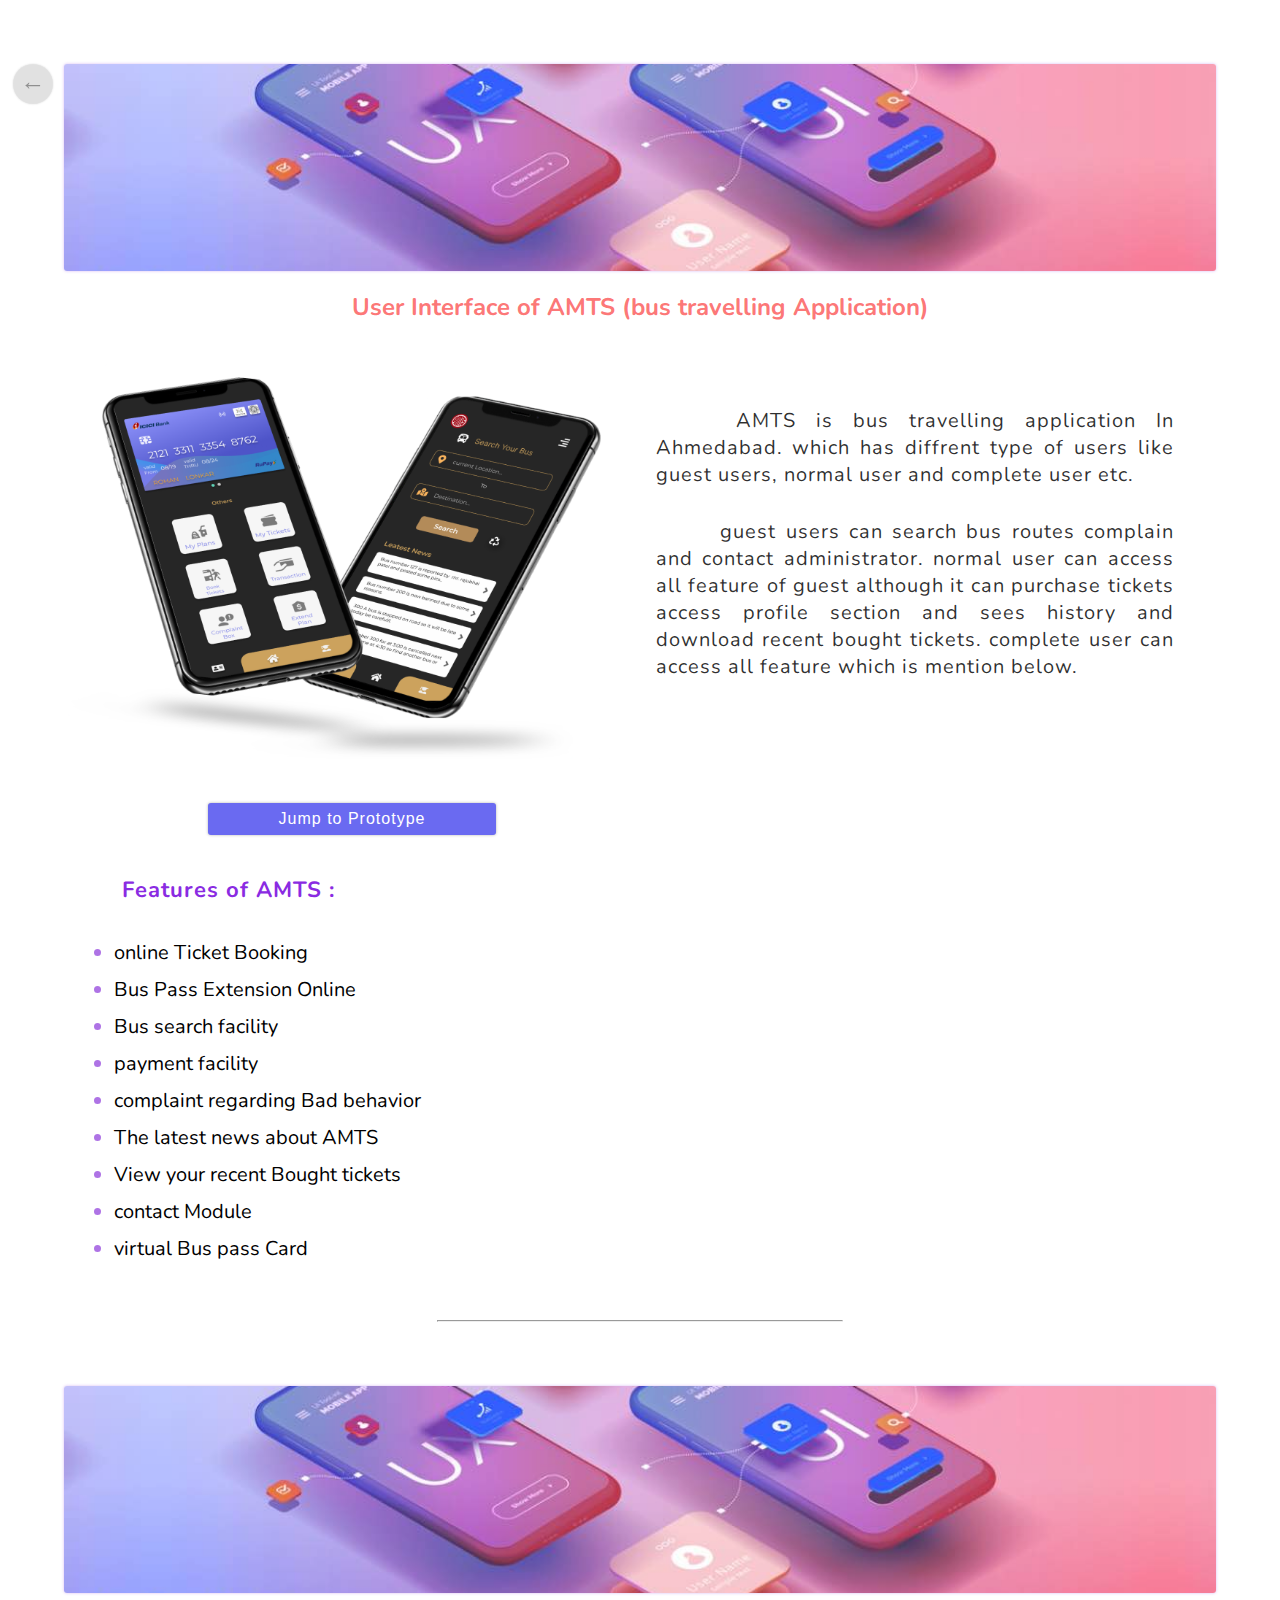
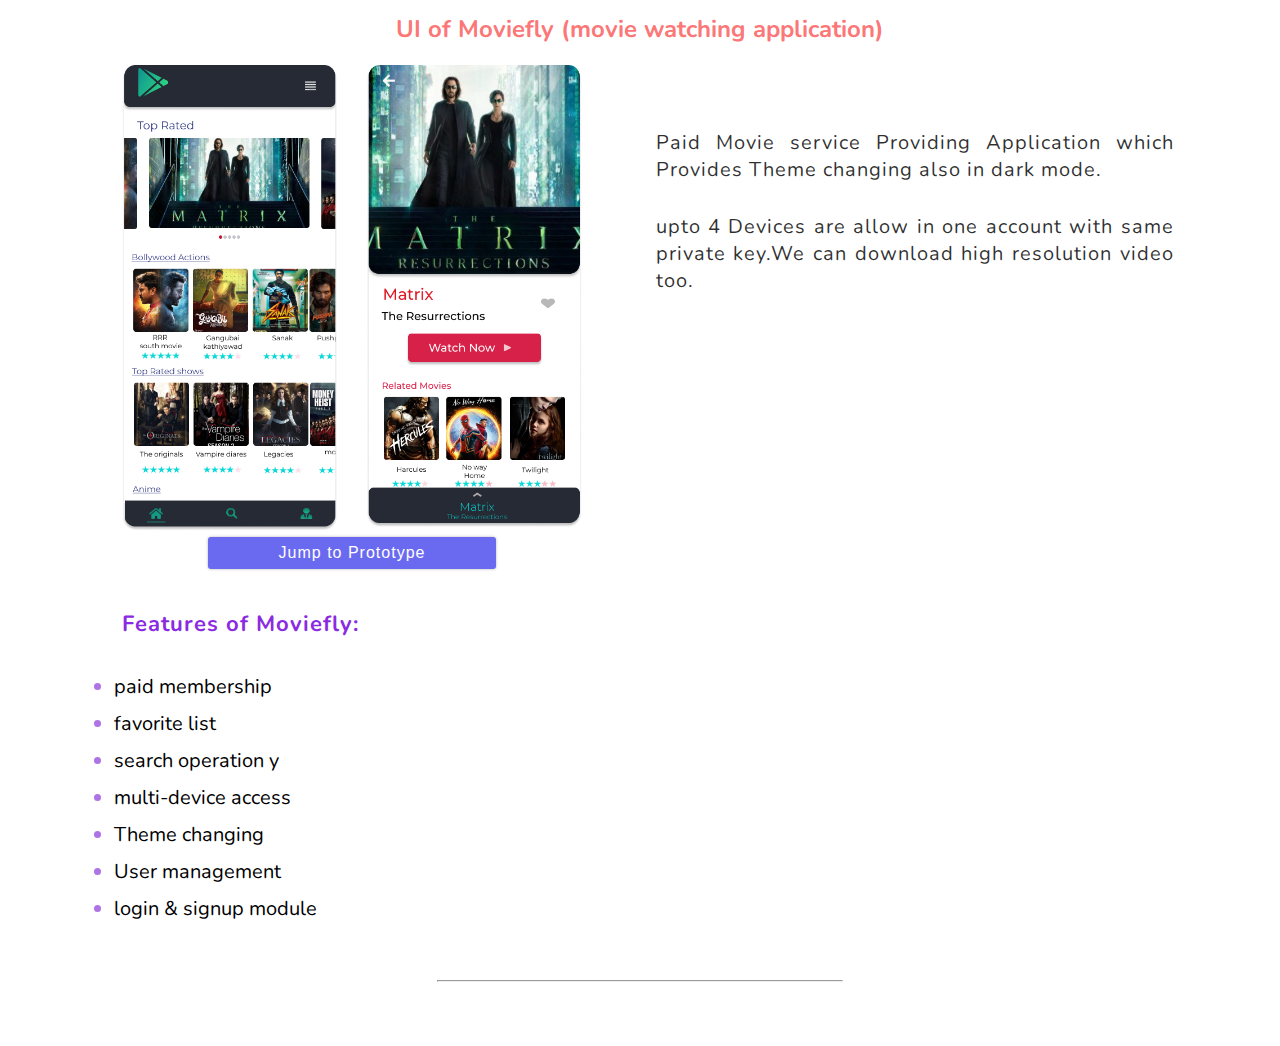
<file: MayurPortfolio/public/html/md.html>
<html lang="en">
<head>
    <meta charset="UTF-8">
    <meta http-equiv="X-UA-Compatible" content="IE=edge">
    <meta name="viewport" content="width=device-width, initial-scale=1.0">
    <link rel="stylesheet" href="../css/md.css">
    <!-- fonts -->
    <link href="https://fonts.googleapis.com/css2?family=Nunito:wght@300;500&display=swap" rel="stylesheet"> 
    <title>Mobile design</title>
</head>
<body>
    <div class="back">
       <a href="../index.html">&#8592;</a> 
    </div>
    <section class="blog" id="amts">
        <div class="banner">

        </div>
        <h2>User Interface of AMTS (bus travelling Application)</h2>
        <div class="file">
            <img src="../images/amtsmockup.png">
            <button name="jump" onclick="jump()">Jump to Prototype</button>           
        </div>
        <div class="paragraph">
           <p> &nbsp;&nbsp;&nbsp; AMTS is bus travelling application
            In Ahmedabad. which has diffrent
             type of users like guest users,
             normal user and complete user etc.  </p>
            
              <p> &nbsp;&nbsp;&nbsp; &nbsp;&nbsp;&nbsp;guest users can search bus routes complain and contact administrator. normal user can access all feature of guest although it can purchase tickets access profile section and sees history and download recent bought tickets. complete user can access all feature which is mention below.</p>
        </div>
        <div class="features">
            <h5>Features of AMTS : </h5>
            <ul>
                <li><a href=""> online Ticket Booking</a></li>
                <li><a href=""> Bus Pass Extension Online</a></li>
                <li><a href=""> Bus search facility</a></li>
                <li><a href=""> payment facility</a></li>
                <li><a href=""> complaint regarding Bad behavior</a></li>
                <li><a href=""> The latest news about AMTS</a></li>
                <li><a href=""> View your recent Bought tickets</a></li>
                <li><a href=""> contact Module</a></li>
                <li><a href="#"> virtual Bus pass Card</a></li>
            </ul>
        </div>
            <hr>
    </section>
    <section class="blog" id="moviefly">
        <div class="banner">

        </div>
        <h2>UI of Moviefly (movie watching application)</h2>
        <div class="file">
            <img src="../images/SSA.png" style="width: 80%;"> 
            <button name="jump" onclick="jump1()">Jump to Prototype</button>           
        </div>
        <div class="paragraph">
         <p>Paid Movie service Providing Application which Provides Theme changing also in dark mode.</p>
         <p>upto 4 Devices are allow in one account with same private key.We can download high resolution video too.</p>
        </div>
        <div class="features">
            <h5>Features of Moviefly: </h5>
            <ul>
                <li><a href="">paid membership</a></li>
                <li><a href="">favorite list</a></li>
                <li><a href="">search operation y</a></li>
                <li><a href="">multi-device access</a></li>
                <li><a href="">Theme changing   </a></li>
                <li><a href="">User management</a></li>
                <li><a href="">login & signup module</a></li>
            </ul>
        </div>
            <hr>
    </section>
</body>
</html>
<script>
     function jump()
    {
        window.location.href = "https://www.figma.com/file/mBlwWoWLDRfiSlzcZcfiy1/Amts?node-id=0%3A1";
    }
    function jump1()
    {
        window.location.href = "https://www.figma.com/file/oo0rODxXYXS6IMfUXZkEW8/moviefly?node-id=0%3A1";
    }
    function getparameter(parametername)
    {
        let parameter = new URLSearchParams(window.location.search);
        return parameter.get('p');
    }
    var project = getparameter('p');
    if(project == 1)
    {
        document.getElementById("amts").style.display = "block";  
        document.getElementById("moviefly").style.display = "none";  
    }
    else if(project == 2)
    {
        document.getElementById("amts").style.display = "none";  
        document.getElementById("moviefly").style.display = "block";    
    }
</script>
</file>
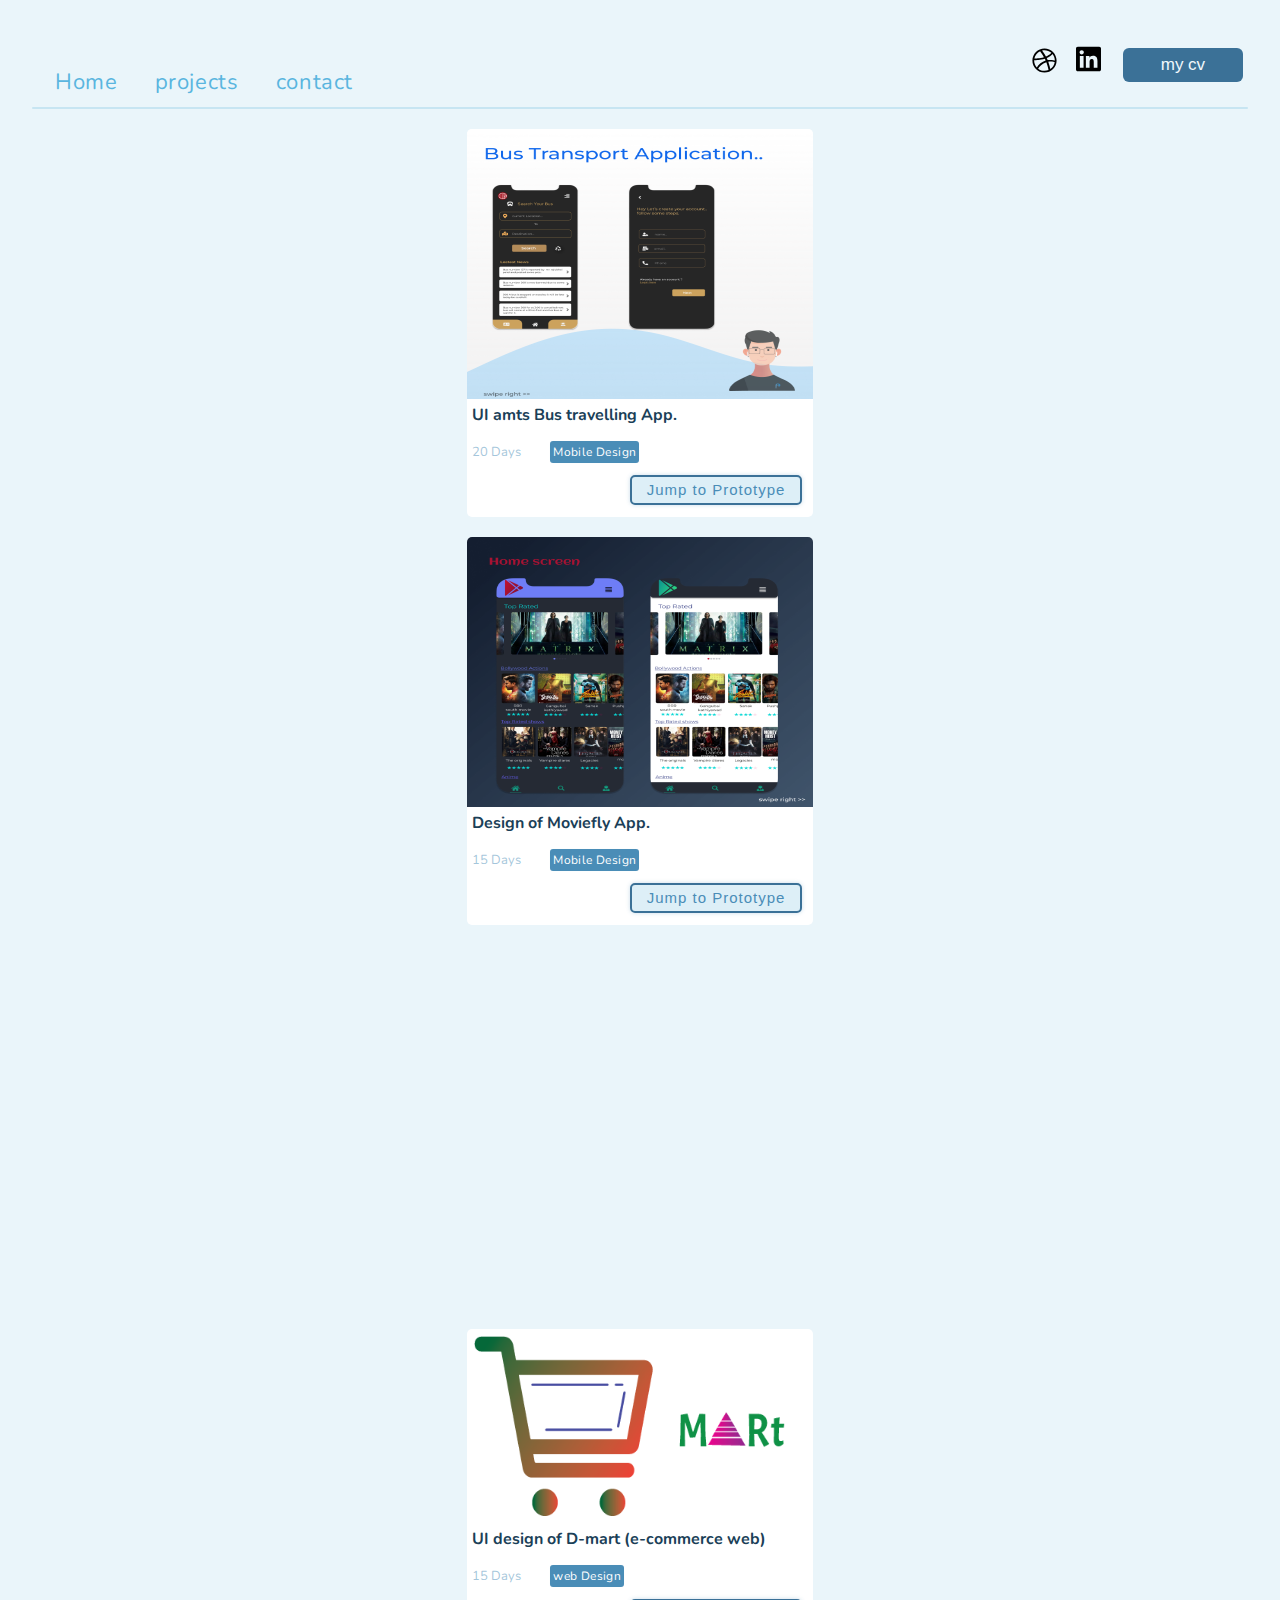
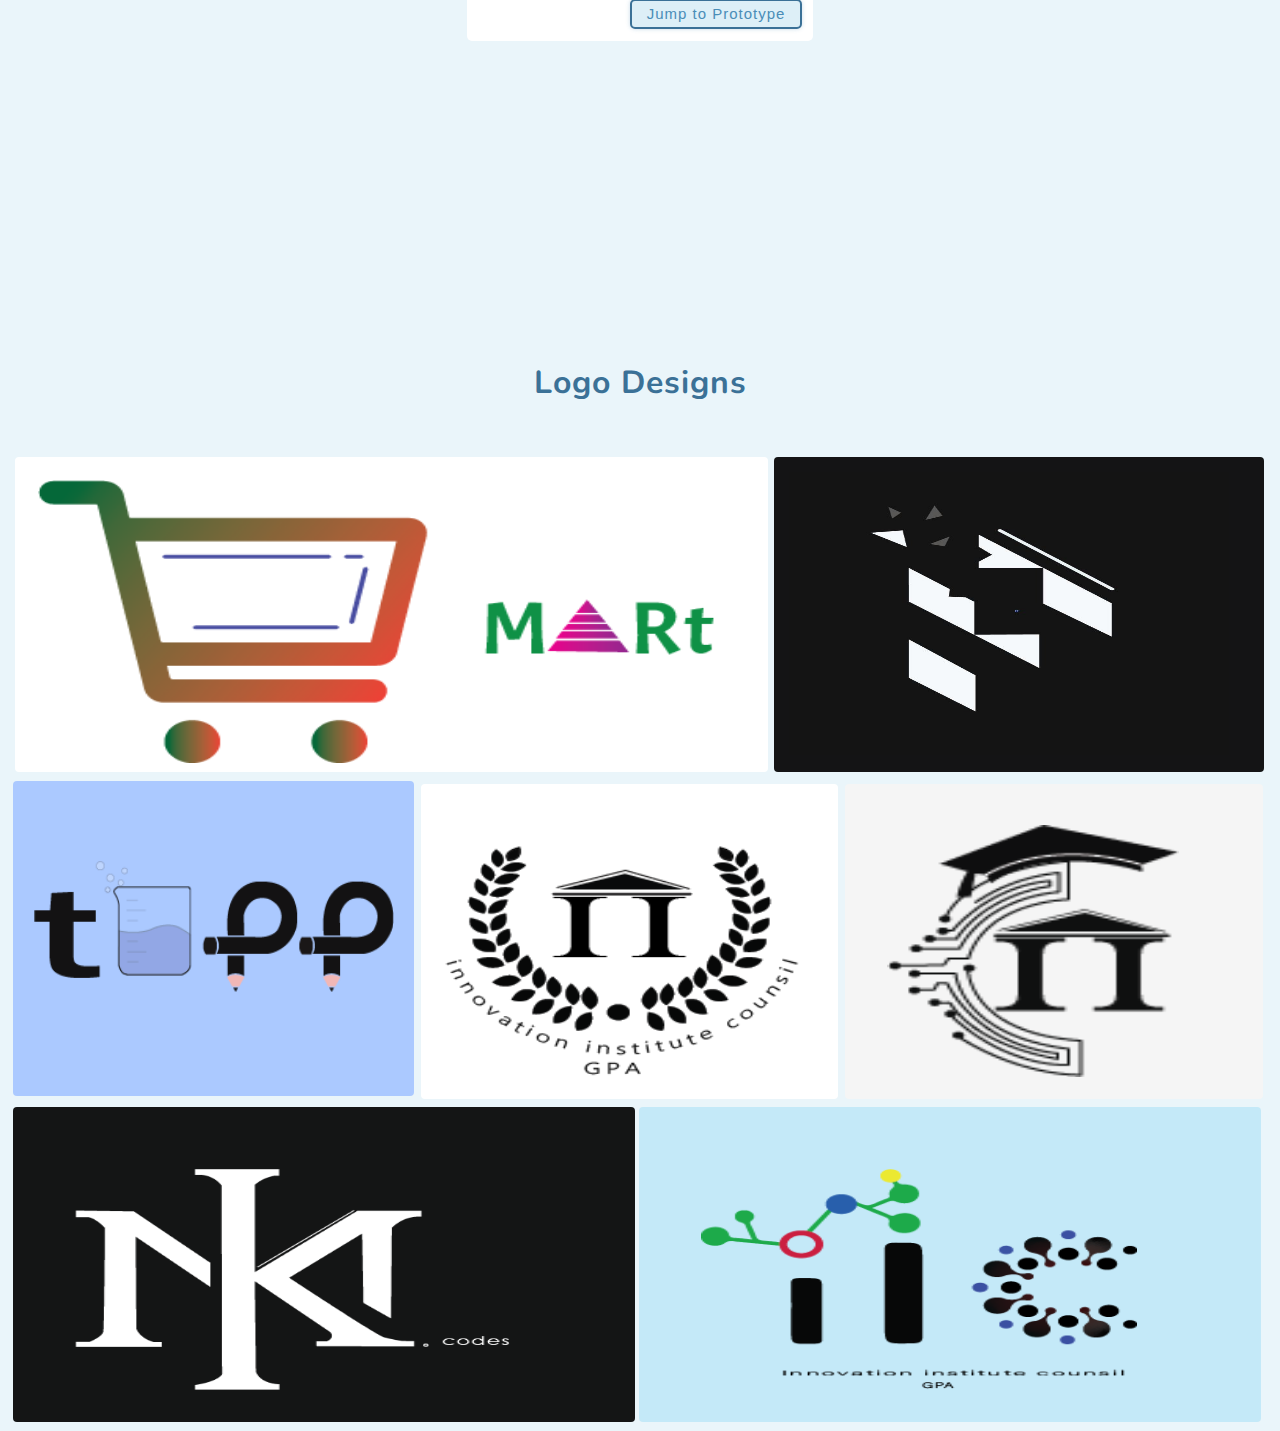
<file: MayurPortfolio/public/html/skils.html>
<html lang="en">
<head>
    <meta charset="UTF-8">
    <meta http-equiv="X-UA-Compatible" content="IE=edge">
    <meta name="viewport" content="width=device-width, initial-scale=1.0">
    <link rel="stylesheet" href="../css/skill.css">
    <!-- fonts -->
    <link rel="preconnect" href="https://fonts.gstatic.com" crossorigin>
<link href="https://fonts.googleapis.com/css2?family=Lobster&family=Montserrat:wght@300;400&family=Source+Sans+Pro&display=swap" rel="stylesheet">
<link rel="preconnect" href="https://fonts.googleapis.com">
<link rel="preconnect" href="https://fonts.gstatic.com" crossorigin>
<link href="https://fonts.googleapis.com/css2?family=Nunito:wght@300;500&display=swap" rel="stylesheet">   

    <title>mayur | skills</title>
</head>
<body>
    <a href="#" onclick="opennav()" class="hamburger" id="hm">&#9776;</a>
    <A href="../index.html">
    <div class="backd" id="back">
        <img src="../images/arrow-left.svg">
    </div></A>
    <header id="sheader">
        <div class="left"> 
            <a href="#" class="close" onclick="closenav()">&times;</a><br> 
            <a href="../index.html">Home</a>
            <a href="../html/skils.html">projects</a>
            <a href="../html/contact.html">contact</a>
        </div>
        <div class="right">

            <a href="https://dribbble.com/mayurgohil"><img src="../images/dribbble.svg"></a>
            <a href="https://www.linkedin.com/in/mayur-gohil-67a98b234"><img src="../images/linkedin.svg"></a>
            <button name="cv" onclick="download()">my cv</button>
        </div>  
    </header><div class="hr"></div>
    <section class="mobile_Design" id="md">
        <div class="projects">
            <img src="../images/amts.png">
            <h4>UI amts Bus travelling App.</h4>
            <label>20 Days</label>
            <p>Mobile Design</p>
            <button name="pt" onclick="amts()">Jump to Prototype</button>
        </div>
        <div class="projects">
            <img src="../images/moviefly.png">
            <h4>Design of Moviefly App.</h4>
            <label>15 Days</label>
            <p>Mobile Design</p>
            <button name="pt" onclick="mf()">Jump to Prototype</button>
        </div>
    </section>
    <section class="web_design" id="wd">
        <div class="projects">
            <img src="../images/dmart.png">
            <h4>UI design of D-mart (e-commerce web)</h4>
            <label>15 Days</label>
            <p>web Design</p>
            <button name="pt" onclick="dmart()">Jump to Prototype</button>
        </div>
    </section>
    <section class="showcase" id="ld">    
        <h5>Logo Designs</h5>
        <div class="row">
            <div class="colummn1">
                <img src="../images/dmart.png">
            </div>
            <div class="colummn2" style="background-color: #141415;">
                <img src="../images/pi dd.JPG">
            </div>
        </div>  
        <div class="row">
            <div class="colummn3" style="background-color: #abc9ff;">
                <img src="../images/tappp.png" id="dd">
            </div>
            <div class="colummn4" style="background-color:white ;">
                <img src="../images/Asset 1.png" >
            </div>
            <div class="colummn5" style="background-color: whitesmoke">
                <img src="../images/IIC.png" id="dd4"  style="padding: 10% 10%;height: 80%;width: 70%;">
            </div>
        </div>
        <div class="row">
            <div class="colummn54" style="background-color: rgba(0, 0, 0, 0.918);">
                <img src="../images/mk.png" style="padding: 10%;height: 70%;width: 70%;">
            </div>
            <div class="colummn54" style="background-color: #bde6f7d8;">
                <img src="../images/Asset 2.png" style="padding: 10%;height: 70%;width: 70%;">
            </div>
        </div>  
    
    </section>
    <section class="cv">
        <img src="../images/mayurcv.png" id="ss">
    </section>
</body>
</html>
<script>
    function getparameter(parametername)
    {
        let parameter = new URLSearchParams(window.location.search);
        return parameter.get('d');
    }
    function amts()
    {
        window.location.href = "md.html?p=1";
    }
    function mf()
    {
        window.location.href = "md.html?p=2";
    }
    function dmart()
    {
        window.location.href = "wd.html";
    }
    function hoome()
    {
        window.location.href = "../index.html";
    }
</script>
</html>
<script>     
    function download()
    {
        document.getElementById("back").style.display = "none";  
        document.getElementById("sheader").style.display = "none";  
        document.getElementById("md").style.display = "none";  
        document.getElementById("wd").style.display = "none";  
        document.getElementById("ld").style.display = "none";
        document.getElementById("ss").style.display = "block";  
        print();
        document.getElementById("back").style.display = "block";  
        document.getElementById("sheader").style.display = "block";  
        document.getElementById("md").style.display = "block";  
        document.getElementById("wd").style.display = "block";  
        document.getElementById("ld").style.display = "block";
        document.getElementById("ss").style.display = "none"; 
    }

     var project = getparameter('d');
    if(project == 1)
    {
        document.getElementById("hm").style.display = "none";   
        document.getElementById("sheader").style.display = "none";   
        document.getElementById("md").style.display = "block"; 
        document.getElementById("back").style.display = "block"; 
        document.getElementById("wd").style.display = "none"; 
        document.getElementById("ld").style.display = "none";   
    }
    else if (project == 2)
    {
        document.getElementById("hm").style.display = "none";   
        document.getElementById("back").style.display = "block"; 
        document.getElementById("sheader").style.display = "none";   
        document.getElementById("md").style.display = "none"; 
        document.getElementById("wd").style.display = "block"; 
        document.getElementById("ld").style.display = "none";  
}
else if(project == 3)
{

    document.getElementById("hm").style.display = "none";   
    document.getElementById("back").style.display = "block"; 
    document.getElementById("sheader").style.display = "none";   
        document.getElementById("md").style.display = "none"; 
        document.getElementById("wd").style.display = "none"; 
        document.getElementById("ld").style.display = "block"; 
}
else
{
    document.getElementById("sheader").style.display = "block";   
    document.getElementById("md").style.display = "block"; 
        document.getElementById("wd").style.display = "block"; 
        document.getElementById("ld").style.display = "block"; 
        console.log("error")
}
function opennav()
    {
        document.getElementById("sheader").style.display = "block";  
        document.getElementById("hm").style.display = "none";
    }
    function closenav()
    {
        document.getElementById("hm").style.display = "block";
        document.getElementById("sheader").style.display = "none";
        console.log("hrllo");
    }
</script>
</file>
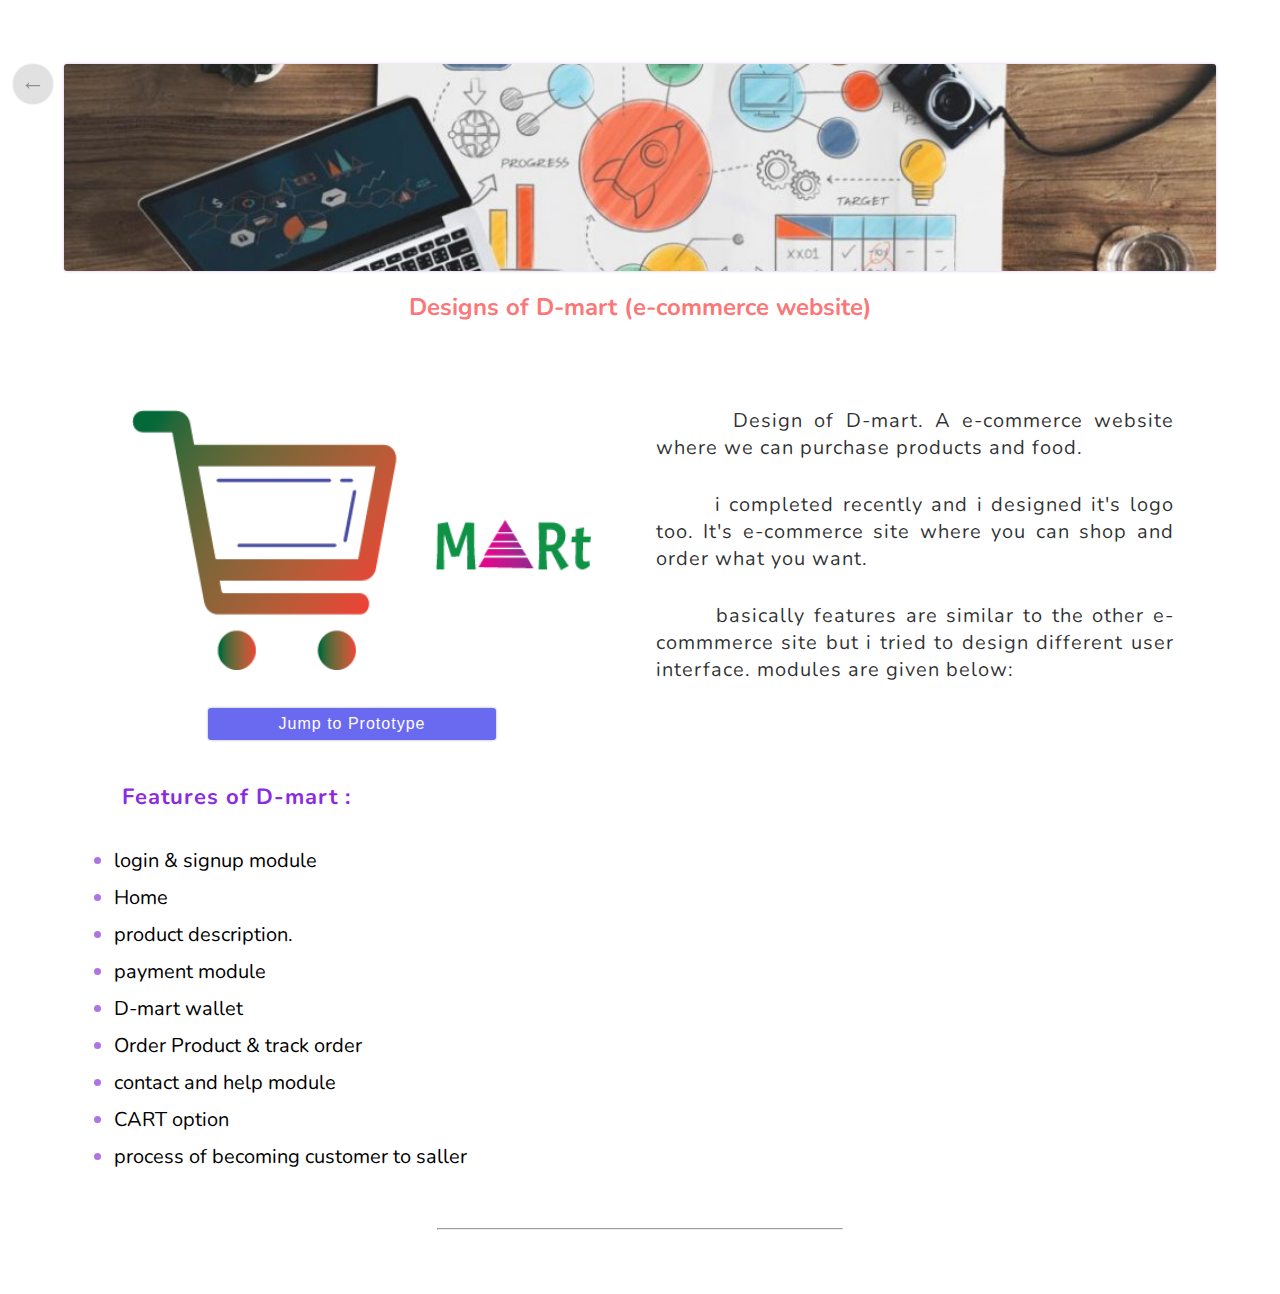
<file: MayurPortfolio/public/html/wd.html>
<html lang="en">
<head>
    <meta charset="UTF-8">
    <meta http-equiv="X-UA-Compatible" content="IE=edge">
    <link rel="stylesheet" href="../css/wd.css">
    <meta name="viewport" content="width=device-width, initial-scale=1.0">
       <!-- fonts -->
       <link href="https://fonts.googleapis.com/css2?family=Nunito:wght@300;500&display=swap" rel="stylesheet"> 
    <title>Web Design</title>
</head>
<body>
    <div class="back">
        <a href="../index.html">&#8592;</a> 
     </div>
     <section class="blog">
         <div class="banner" style="background-image: url(../images/wd.jpg);">
 
         </div>
         <h2>Designs of D-mart (e-commerce website)</h2>
         <div class="file">
             <img src="../images/dmart.png">
             <button name="jump" onclick="jump()">Jump to Prototype</button>           
         </div>
         <div class="paragraph">
           <p> &nbsp;&nbsp;&nbsp;&nbsp;&nbsp;&nbsp; Design of D-mart.
            A e-commerce website where we can purchase products and food. </p>
            <p>&nbsp;&nbsp;&nbsp;&nbsp;&nbsp;&nbsp; i completed recently and i designed it's logo too. It's e-commerce site where you can shop and order what you want. </p>
           <p>&nbsp;&nbsp;&nbsp;&nbsp;&nbsp;&nbsp; basically features are similar to the other e-commmerce site but i tried to design different user interface. modules are given below:</p>
         </div>
         <div class="features">
             <h5>Features of D-mart : </h5>
             <ul>
                 <li><a href="">login & signup module</a></li>
                 <li><a href="">Home</li>
                 <li><a href="">product description.</li>
                 <li><a href="">payment module</li>
                 <li><a href="">D-mart wallet</li>
                 <li><a href="">Order Product & track order</li>
                 <li><a href="">contact and help module</li>
                 <li><a href="">CART option</li>
                 <li><a href="#">process of becoming customer to saller</li>
             </ul>
         </div>
             <hr>
     </section>
</body>
</html>
<script>
    function jump()
    {
        window.location.href = "https://www.figma.com/file/KK2GXAn7nnAEmUKcHC5IE3/dmart?node-id=0%3A1";
    }
</script>
</file>
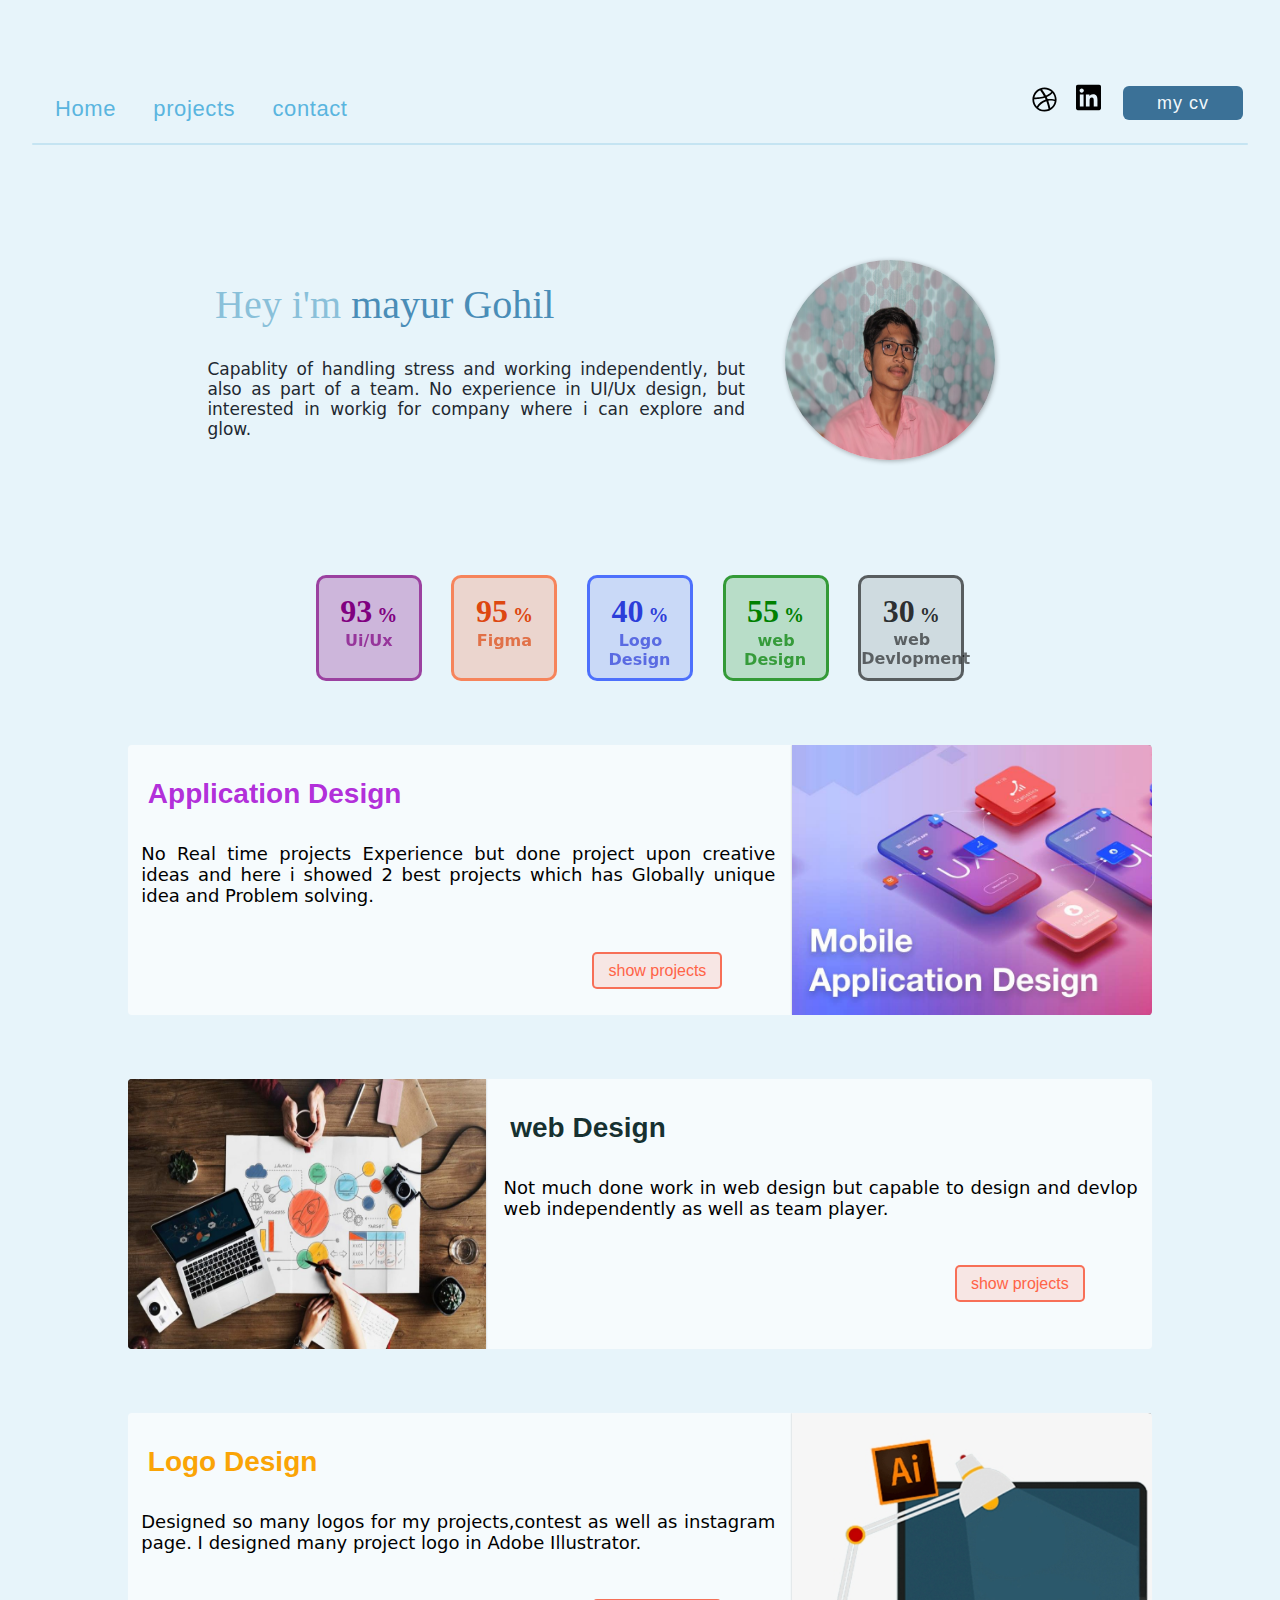
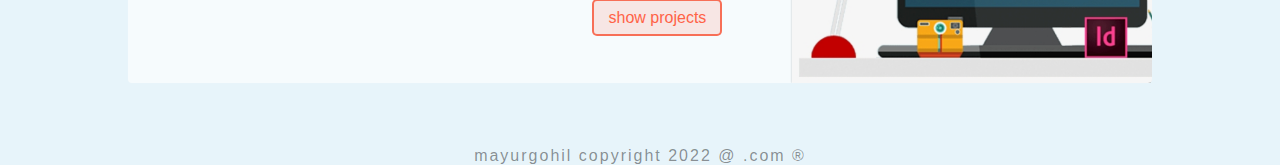
<file: MayurPortfolio/public/images/mayur gohil.html>
<!-- saved from url=(0039)http://127.0.0.1:5500/public/index.html -->
<html lang="en"><head><meta http-equiv="Content-Type" content="text/html; charset=UTF-8">
    
    <meta http-equiv="X-UA-Compatible" content="IE=edge">
    <meta name="viewport" content="width=device-width, initial-scale=1.0">
    <link rel="stylesheet" href="./mayur gohil_files/index.css">
    <title>mayur gohil</title>
<style>@font-face {
	font-family: "wticons";
	src: url("[data-uri]") format("woff2");
}

.wticons {
	line-height: 1;
}

.wticons:before {
	font-family: wticons !important;
	font-style: normal;
	font-weight: normal !important;
	vertical-align: top;
}

.wticon-account:before {
	content: "\f101";
}
.wticon-add:before {
	content: "\f102";
}
.wticon-cardResizeDrag:before {
	content: "\f103";
}
.wticon-casual:before {
	content: "\f104";
}
.wticon-check:before {
	content: "\f105";
}
.wticon-checkSmall:before {
	content: "\f106";
}
.wticon-chevron:before {
	content: "\f107";
}
.wticon-copy:before {
	content: "\f108";
}
.wticon-copySmall:before {
	content: "\f109";
}
.wticon-dismiss:before {
	content: "\f10a";
}
.wticon-downChevron:before {
	content: "\f10b";
}
.wticon-error:before {
	content: "\f10c";
}
.wticon-expand:before {
	content: "\f10d";
}
.wticon-feedback:before {
	content: "\f10e";
}
.wticon-filledDownArrow:before {
	content: "\f10f";
}
.wticon-find:before {
	content: "\f110";
}
.wticon-formal:before {
	content: "\f111";
}
.wticon-gift:before {
	content: "\f112";
}
.wticon-grayLogo:before {
	content: "\f113";
}
.wticon-ignore:before {
	content: "\f114";
}
.wticon-info:before {
	content: "\f115";
}
.wticon-leftChevron:before {
	content: "\f116";
}
.wticon-logo:before {
	content: "\f117";
}
.wticon-love:before {
	content: "\f118";
}
.wticon-noRecommendations:before {
	content: "\f119";
}
.wticon-paste:before {
	content: "\f11a";
}
.wticon-pin:before {
	content: "\f11b";
}
.wticon-premium:before {
	content: "\f11c";
}
.wticon-premiumDetail:before {
	content: "\f11d";
}
.wticon-premiumFull:before {
	content: "\f11e";
}
.wticon-recommendationLight:before {
	content: "\f11f";
}
.wticon-recommendationLightCard:before {
	content: "\f120";
}
.wticon-recommendationLightNoSuggestions:before {
	content: "\f121";
}
.wticon-refine:before {
	content: "\f122";
}
.wticon-rewrite:before {
	content: "\f123";
}
.wticon-rightChevron:before {
	content: "\f124";
}
.wticon-rocket:before {
	content: "\f125";
}
.wticon-sentenceExamples:before {
	content: "\f126";
}
.wticon-settings:before {
	content: "\f127";
}
.wticon-shorten:before {
	content: "\f128";
}
.wticon-tutorial:before {
	content: "\f129";
}
.wticon-unlock:before {
	content: "\f12a";
}
.wticon-warn:before {
	content: "\f12b";
}
.wticon-WordtuneButton:before {
	content: "\f12c";
}
.wticon-x:before {
	content: "\f12d";
}

/*# sourceMappingURL=[data-uri] */</style></head>
<body>
    <header>
        <div class="left">
            <a href="http://127.0.0.1:5500/public/index.html">Home</a>
            <a href="http://127.0.0.1:5500/public/html/skils.html">projects</a>
            <a href="http://127.0.0.1:5500/public/html/contact.html">contact</a>
        </div>
        <div class="right">

            <a href="http://127.0.0.1:5500/public/index.html#"><img src="./mayur gohil_files/dribbble.svg"></a>
            <a href="http://127.0.0.1:5500/public/index.html#"><img src="./mayur gohil_files/linkedin.svg"></a>
            <button name="cv" onclick="download()">my cv</button>
        </div>  
    </header><div class="hr"></div>
    <section class="main_container">
        <div class="text">
            <h1>Hey i'm <b> mayur Gohil</b></h1>
            <p> Capablity of handling stress and working independently, but also as part of a team. No experience in UI/Ux design, but interested in workig for company where i can explore and glow.  </p>
        </div>
        <div class="image">
            <img src="./mayur gohil_files/profile.jpg">
        </div>
    </section>
    <section class="skil">
        <div class="skill_box" id="uiux">
            <h2>93<b style="font-size: 20px;margin: 0px 5px;margin-right: 0%;">%</b></h2>
            <label>Ui/Ux</label>
        </div>
        <div class="skill_box" id="figma">
            <h2>95<b style="font-size: 20px;margin: 0px 5px;margin-right: 0%;">%</b>
            </h2>
            <label>Figma</label>
        </div>
        <div class="skill_box" id="ld">
            <h2>40<b style="font-size: 20px;margin: 0px 5px;margin-right: 0%;">%</b></h2>
            <label>Logo Design</label>
        </div>
        <div class="skill_box" id="wd">
            <h2>55<b style="font-size: 20px;margin: 0px 5px;margin-right: 0%;">%</b></h2>
            <label>web Design</label>
        </div>
        <div class="skill_box" id="wd4">
            <h2>30<b style="font-size: 20px;margin: 0px 5px;margin-right: 0%;">%</b></h2>
            <label>web Devlopment</label>
        </div>
    </section>
    <section class="mywork">
        <div class="projects">
            <div class="inner_text">
                <h4 style="color: rgba(174, 35, 216, 0.938);">Application Design</h4>
                <p>No Real time projects Experience but done project upon creative ideas and here i showed 2 best projects which has Globally unique idea and Problem solving. 
                </p>
                 <button class="rp" onclick="md()">show projects</button>
            </div>
            <div class="inner_image">
                <img src="./mayur gohil_files/uiux.jpg">
            </div>
        </div>
        <div class="projects">
            <div class="inner_image">
                <img src="./mayur gohil_files/wd.jpg" width="100%">
            </div>
            <div class="inner_text">
                <h4 style="color: rgba(1, 27, 27, 0.911);">web Design</h4>
                <p>Not much done work in web design but capable to design and devlop web independently as well as team player.</p>
                 <button class="rp" onclick="wd()">show projects</button>
            </div>
        </div>
        <div class="projects">
            <div class="inner_text">
  <h4 style="color: rgb(250, 164, 6);">Logo Design</h4>
                <p>Designed so many logos for my projects,contest as well as instagram page. I designed many project logo in Adobe Illustrator.</p>
                 <button class="rp" onclick="ld()">show projects</button>
            </div>
            <div class="inner_image">
                <img src="./mayur gohil_files/logo.png">
            </div>
        </div>
    </section>
    <p class="copyright">mayurgohil copyright 2022 @ .com ®</p>
    <section class="cv">
        <img src="./mayur gohil_files/mayurcv.png" id="ss">
    </section>
<!-- Code injected by live-server -->
<script type="text/javascript">
	// <![CDATA[  <-- For SVG support
	if ('WebSocket' in window) {
		(function () {
			function refreshCSS() {
				var sheets = [].slice.call(document.getElementsByTagName("link"));
				var head = document.getElementsByTagName("head")[0];
				for (var i = 0; i < sheets.length; ++i) {
					var elem = sheets[i];
					var parent = elem.parentElement || head;
					parent.removeChild(elem);
					var rel = elem.rel;
					if (elem.href && typeof rel != "string" || rel.length == 0 || rel.toLowerCase() == "stylesheet") {
						var url = elem.href.replace(/(&|\?)_cacheOverride=\d+/, '');
						elem.href = url + (url.indexOf('?') >= 0 ? '&' : '?') + '_cacheOverride=' + (new Date().valueOf());
					}
					parent.appendChild(elem);
				}
			}
			var protocol = window.location.protocol === 'http:' ? 'ws://' : 'wss://';
			var address = protocol + window.location.host + window.location.pathname + '/ws';
			var socket = new WebSocket(address);
			socket.onmessage = function (msg) {
				if (msg.data == 'reload') window.location.reload();
				else if (msg.data == 'refreshcss') refreshCSS();
			};
			if (sessionStorage && !sessionStorage.getItem('IsThisFirstTime_Log_From_LiveServer')) {
				console.log('Live reload enabled.');
				sessionStorage.setItem('IsThisFirstTime_Log_From_LiveServer', true);
			}
		})();
	}
	else {
		console.error('Upgrade your browser. This Browser is NOT supported WebSocket for Live-Reloading.');
	}
	// ]]>
</script>

<script>
    function md()
    {
        window.location.href = "./html/skils.html?d=1";
    }
    function wd()
    {
        window.location.href = "./html/skils.html?d=2";
    }
    function ld()
    {
        window.location.href = "./html/skils.html?d=3";
    }
    function download()
    {
        document.getElementById("ss").style.display = "block";  
        var image =  document.getElementById("ss");
        print(image)
        document.getElementById("ss").style.display = "none";  
    }
</script></body></html>
</file>
<file: MayurPortfolio/public/css/md.css>
body{
    margin: 0%;
    padding: 0%;
    font-family: 'Nunito', sans-serif;
}
.back
{
    position: fixed;
    width: 40px;
    margin: 0% 1%;
    height: 40px;
    border-radius: 50%;
    background-color: rgba(0, 0, 0, 0.116);
    text-align: center;
    box-shadow: 0px 0px 2px rgba(0, 0, 0, 0.151);
    vertical-align: middle;
    overflow: hidden;
}
.back a
{
    display: block;
    margin: 2%;
    font-size: 25px;
    font-weight: 900;
    text-decoration: none;
    color: rgba(0, 0, 0, 0.37);
    vertical-align: middle;
}
.blog
{
    position: relative; 
    width: 90%;
    height: auto;
    margin: 5% auto;
}
.banner
{
    background-color: rgba(143, 27, 143, 0.322);
    height: 23%;
    background-image: url(../images/uiux.jpg);
    background-position: center;
    background-size: cover;
    background-repeat: no-repeat;
    border-radius: 3px;
    opacity: 0.9;
    box-shadow: 0px 0px 3px rgba(137, 43, 226, 0.356);
}
h2
{
    text-decoration: none;
    text-align: center;
    color: rgba(252, 107, 107, 0.932);
}
.file
{
    height: auto;
    width: 50%;
    text-align: center;
}
.file img
{
    padding: -10px;
    width: 100%;
}
.file button
{
  width: 50%;
  height: 32px;
  border-radius: 3px;
  border: none;
  color: white;
  font-size: 16px;
  letter-spacing: 1px;
  background-color: rgb(106, 106, 241);
  margin: 1% 0%;
  cursor: pointer;
  box-shadow: 0px 0px 3px rgba(0, 0, 0, 0.301);
}
.file button:hover
{
    border: 2px solid blueviolet;
    background-color: rgba(137, 43, 226, 0.288);
    color: rgba(137, 43, 226, 0.897);
    transition: 0.3s all;
    letter-spacing: 2px;
}
.file ,.paragraph
{
    display: inline-block;
}
.paragraph
{
    width: 45%;
    height: auto;
    vertical-align: top;
    margin: 3% 1%;
}
.paragraph  p
{
    margin: 30px auto;
    text-align: justify;
    font-size: 20px;
    letter-spacing: 1px;
    color: rgba(0, 0, 0, 0.815);
}
.features
{
    height: auto;
   
}
.features h5
{
    margin: 3% 5%;
    font-size: 22px;
    letter-spacing: 1px;
    color: blueviolet;
}
.features ul
{
    font-size: 20px;
   color: rgba(164, 98, 226, 0.89);
}
.features ul li a
{
    cursor: default;
    text-decoration: none;
    color: black;
}
.features ul li
{
    margin: 10px 10px;
}
.blog hr
{
    text-align: center;
    width: 35%;
    margin: 5% auto;
}
@media only screen and (max-width:700px) {
    .back
    {
        z-index: 1;
        background-color: rgba(250, 246, 246, 0.774);
    }
    .blog
    {
        width: 100%;
        margin: 0% auto;
        overflow: hidden;
    }
    .banner
    {
        height: 30%;
    }
    h2
    {
        margin: 2% auto;
        font-size: 15px;
    }
    .file
    {
        width: 97%;
        margin: 1% auto;
    }
    .file button 
    {
        width: 70%;
        font-size: 13px;
        margin: 2% auto;
    }
    .paragraph
    {
        width: 90%;
        margin: 1% 5%;
    }
    .paragraph p
    {
        margin: 10px auto;
        font-size: 15px;
        letter-spacing: 0ch;
    }
    .features h5
    {
        margin: 1% 2%;
        font-size: 18px;
    }
    .features ul
    {
        font-size: 15px;
    }
    .features ul li
    {
        margin: 5px 10px;
    }
    .blog hr
    {
        background-color: rgba(0, 0, 0, 0.308);
    }
}
</file>
<file: MayurPortfolio/public/css/skill.css>
body
{
    background-color: #88c4e02c;
    margin: 0%;
    padding: 0%;
    font-family: 'Nunito', sans-serif;
}
.close
{
    display: none;
}
.hamburger
{
    display: none;
}
.backd
{
    position: fixed;
    height: 30px;
    width: 30px;
    background-color: rgba(238, 235, 235, 0.87);
    box-shadow: 0px 0px 3px rgba(0, 0, 0, 0.158);
    margin: 2% 3%;
    border-radius: 50%;
    cursor: pointer;
    text-align: center;
    display: none;
    z-index: 1;
    overflow: hidden;
}
.backd img
{
    height: 80%;
    margin: 10% auto;
    opacity: 0.7;
    cursor: pointer;
}
header
{

    margin: 0%;
    height: auto;
    width: 100%;
    overflow: hidden;
    margin: 1% 0%;
    margin-bottom: 0%;
    animation: scrolldowns 1s linear;
    animation-delay: 0.1s;
}
.left
{
    position: relative;
    text-align: left;
    vertical-align: bottom;
    float: left;
    width: 65%;
    margin: 2.5% 3%;
    margin-bottom: 10px;
    height: auto;
}
.left a
{
    font-size: 22px;        
    text-align: center;
    margin: 0% 2%;
    color: #5ab5df;
    text-decoration: none;
    letter-spacing: 0.6px;
}
.right
{
    width: 20%;
    float: right;
    height: auto;
    margin: 2.5% 0%;
    margin-bottom: 0;
    vertical-align: bottom;
}
.right a
{
   text-decoration: none;
   height: auto;
   margin: 1.7% 3%;
}
.right a img
{
    width: 25px;
    filter: invert(0);
}
.right button
{

    vertical-align: top;
    align-items: center;
    width: 120px;
    height: 34px;
    border-radius: 6px;
    border: none;
    margin: 1.2% 4%;
    background-color: #3b7197;
    color: #f0f8fc;
    cursor: pointer;
    font-size: 17px;
}
.hr
{

    width: 95%;
    background-color: #74bee04b;
    height: 2px;
    margin: 0% auto;
    border-radius: 15px;
}
.mobile_Design
{
    height: 100%;
    width: 100%;
    position: relative;
    overflow: hidden;
}
.projects
{
    height: auto;
    width: 27%; 
    margin: 20px auto;
    background-color: white;
    border-radius: 5px;
    padding-bottom: 5px;
    z-index: 0;
    animation: visiblee 2s linear;
    animation-delay: 0.1s;
}
.projects img
{
    height: 30%;
    width: 100%;
    border-top-left-radius: 5px;
    border-top-right-radius: 5px;
}
.projects h4
{
    color: #1b3f58;
    margin: 5px;
}
.projects label
{
    font-size: 13px;
    color: #4a8db781;
    margin: 5px;
    display: inline-block;
}
.projects p
{
    display: inline-block;
    margin: 10 20px;

    border-radius: 3px;
    font-weight: 400;
    letter-spacing: 0.4;
    color: white;
    padding: 3px;
    font-size: 12px;
    box-shadow: 0px 0px 1px rgba(179, 224, 241, 0.199) ;
    background-color: #4a8db7;
}
.projects button
{
    width: 50%;
    height: 30px;
    border-radius: 5px;
    margin: 
    2px 47%;
    margin-bottom: 2%;
    overflow: hidden;
    border: 2px solid #3b7197;
    background-color: #74bee03f;
    color: #4a8db7;
    font-size: 15px;
    letter-spacing: 1px;        
    position: relative;
    cursor: pointer;
    box-shadow: 0px 0px 4px #4a8db74b;
    overflow: hidden;
}
.projects button:hover
{
    border: none;
    color: rgba(255, 255, 255, 0.753);
    background-color: #3b7197;
    transition: 0.4s all;
}
.web_design 
{
    width: 100%;
    height: auto;
    margin: 25% auto;
}
.web_design img
{ 
    width: 90%;
    height: 20%;
    padding: 2%;
}
.showcase
{
    height: auto;
}
.showcase h5
{
    font-size: 32px;
    text-align: center;
    letter-spacing: 1px;
    color: #3b7197;
}
.row
{
    width: 98%;
    height: auto;
    margin: 0.2% 1%;
}
.row div
{
    border-radius: 4px;
    display: inline-block;
}
.colummn1
{
    height: 35%;
    width:  60%;
    background-color: white;
    margin: 0% 0.2%;
    overflow: hidden;
}
.colummn2
{
    height: 35%;
    width: 39%;
    margin: 0%;
    background-color: black;
    overflow: hidden;
}
.colummn3
{
    width: 32%;
    height: 35%;
    margin: 0% 0.2%;
    margin-left: 0%;
    background-color: white;
}
#dd
{
    padding: 20% 5%;
    height: 50%;
}
.colummn4
{       
    position: relative;
    width: 33.3%;
    height: 35%;
    background-color: white;
    margin: 0% 0.2%;
    margin: 0% 0%;
    overflow: hidden;
}
.colummn5
{
    position: relative;
    height: 35%;
    margin: 0% 0.2%;
    width: 33.3%;
    background-color: whitesmoke;
    overflow: hidden;
}

.colummn54
{
    position: relative;
    height: 35%;
    width: 49.6%;
    display: inline-block;
    background-color: white;
    margin: 0% 0%;
    overflow: hidden;
}
.cv
{
    position: relative;
    height: auto;
}
.cv img
{
    width: 94%;
    margin: 2% 3%;
    display: none;
    overflow: hidden;
}
#dd4
{
    height: 34%;
}
.row div img
{
    height: 90%;
    width: 90%;
    padding: 3%;
}
@media only screen and (max-width:700px) {
    header
    {
        margin: 0%;
        background-color: #3b719721;
        border-bottom-left-radius: 5px;
        border-bottom-right-radius: 5px;
    }
    .close
    {
        display: block;
        z-index: 1;
        float: right;
      }
    .hamburger
    {
        text-decoration: none;
        display: block;
        color: #4a8db7;
        float: right;
        margin: 2px 20px;
    }
    .left
    {
        width: 100%;
        margin: 0% 2%;
    }
    .left a
    {
        font-size: 19px;
        height: 30px;
        text-align: left;
        display: block;
        margin: 3px 20px;
    
    }
    .right
    {
        width: 100%;
        float: left;
        margin: 1%;
        vertical-align: bottom;
    }
    .right button
    {
        height: 26px;
        display: none;
    }
    .hr
    {
        display: none;
    }
    .mobile_Design
    {
        height: auto;
    }
    .projects
    {
        width: 80%;
    }
    .projects img
    {
        height: 170px;
    }
    .projects h4
    {
        font-size: 15px;    
    }
    .projects p
    {
        margin: 10 10px;
    }
    .projects button
    {
        width: 70%;
        height: 25px;
        margin: 15px 15%;
        font-size: 12px;
    }
    .web_design img
    {
        width: 95%;
        height: 140px;
    }
    .showcase h5
    {
        font-size: 25px;
    }
    .row
    {
        width: 100%;
        margin: 0%;
    }
    .row div
    {
        width: 94%;
        margin: 7px auto;
        display: block;
    }
    .colummn1
    {
        height: 230px;
    }
    .colummn2
    {
        height: 200px;
    }
    .colummn3
    {
        height: 170px;
    }
    .colummn4
    {
        height: 220px;
    }
    .colummn5
    {
        height: 220px;
    }
    .colummn54{
        height: 190px;
    }
}
@keyframes visiblee
{
    0%{
        opacity: 0.2;
        visibility: visible;
    }
    25%
    {
        opacity: 0.5;
        visibility: visible;
    }
    50%{
        opacity: 0.7;
        visibility: visible;
    }
    100%{
      opacity: 1;
        visibility: visible;
    }
}
@keyframes scrolldowns
{
    0%{
        transform: translateY(-50px);
        visibility: visible;
    }
    100%
    {
        transform: translateY(0);
        visibility: visible;
    }
}
</file>
<file: MayurPortfolio/public/css/wd.css>
body{
    margin: 0%;
    padding: 0%;
    font-family: 'Nunito', sans-serif;  
}
.back
{
    position: fixed;
    width: 40px;
    margin: 0% 1%;
    height: 40px;
    border-radius: 50%;
    background-color: rgba(0, 0, 0, 0.116);
    text-align: center;
    box-shadow: 0px 0px 2px rgba(0, 0, 0, 0.151);
    vertical-align: middle;
    overflow: hidden;
}
.back a
{
    display: block;
    margin: 2%;
    font-size: 25px;
    font-weight: 900;
    text-decoration: none;
    color: rgba(0, 0, 0, 0.37);
    vertical-align: middle;
}
.blog
{
    position: relative; 
    width: 90%;
    height: auto;
    margin: 5% auto;
}
.banner
{
    background-color: rgba(143, 27, 143, 0.322);
    height: 23%;
    background-image: url(../images/uiux.jpg);
    background-position: center;
    background-size: cover;
    background-repeat: no-repeat;
    border-radius: 3px;
    opacity: 0.9;
    box-shadow: 0px 0px 3px rgba(137, 43, 226, 0.356);
}
h2
{
    text-align: center;
    color: rgba(252, 107, 107, 0.932);
}
.file
{
    height: auto;
    width: 50%;
    text-align: center;
}
.file img
{
    padding: 10px;
    margin: 10%;
    margin-bottom: 4%;
    width: 80%;
}
.file button
{
  width: 50%;
  height: 32px;
  border-radius: 3px;
  border: none;
  color: white;
  font-size: 16px;
  letter-spacing: 1px;
  background-color: rgb(106, 106, 241);
  margin: 1% 0%;
  cursor: pointer;
  box-shadow: 0px 0px 3px rgba(0, 0, 0, 0.301);
}
.file button:hover
{
    border: 2px solid blueviolet;
    background-color: rgba(137, 43, 226, 0.288);
    color: rgba(137, 43, 226, 0.897);
    transition: 0.3s all;
}
.file ,.paragraph
{
    display: inline-block;
}
.paragraph
{
    width: 45%;
    height: auto;
    vertical-align: top;
    margin: 3% 1%;
}
.paragraph  p
{
    margin: 30px auto;
    text-align: justify;
    font-size: 20px;
    letter-spacing: 1px;
    color: rgba(0, 0, 0, 0.815);
}
.features
{
    height: auto;
   
}
.features h5
{
    margin: 3% 5%;
    font-size: 22px;
    letter-spacing: 1px;
    color: blueviolet;
}
.features ul
{
    font-size: 20px;
   color: rgba(164, 98, 226, 0.89);
}
.features ul li a
{
    cursor: default;
    text-decoration: none;
    color: black;
}
.features ul li
{
    margin: 10px 10px;
}
.blog hr
{
    text-align: center;
    width: 35%;
    margin: 5% auto;
}
@media only screen and (max-width:700px) {
    .back
    {
        z-index: 1;
        background-color: rgba(250, 246, 246, 0.774);
    }
    .blog
    {
        width: 100%;
        margin: 0% auto;
        overflow: hidden;
    }
    .banner
    {
        height: 30%;
    }
    h2
    {
        margin: 2% auto;
        font-size: 15px;
    }
    .file
    {
        width: 97%;
        margin: 1% auto;
    }
    .file button 
    {
        width: 70%;
        font-size: 13px;
        margin: 2% auto;
    }
    .paragraph
    {
        width: 90%;
        margin: 1% 5%;
    }
    .paragraph p
    {
        margin: 10px auto;
        font-size: 15px;
        letter-spacing: 0ch;
    }
    .features h5
    {
        margin: 1% 2%;
        font-size: 18px;
    }
    .features ul
    {
        font-size: 15px;
    }
    .features ul li
    {
        margin: 5px 10px;
    }
    .blog hr
    {
        background-color: rgba(0, 0, 0, 0.308);
    }
}
</file>
<file: MayurPortfolio/public/images/mayur gohil_files/index.css>
body
{
    background-color: #74bee02c;
    margin: 0%;
    padding: 0%;
}
header
{
    position: relative;
    margin: 0%;
    height: auto;
    width: 100%;
    overflow: hidden;
    margin: 5% 0%;
    margin-bottom: 0%;
}
.left
{
    position: relative;
    text-align: left;
    vertical-align: bottom;
    float: left;
    width: 65%;
    margin: 2.5% 3%;
    margin-bottom: 0%;
    height: auto;
}
.left a
{
    font-size: 22px;    
    font-family: sans-serif;
    text-align: center;
    margin: 0% 2%;
    color: #5ab5df;
    text-decoration: none;
    letter-spacing: 0.6px;
}
.right
{
    width: 20%;
    float: right;
    height: auto;
    margin: 1.5% 0%;

    align-items: center;
}
.right a
{
   text-decoration: none;
   height: auto;
   margin: 1.7% 3%;
}
.right a img
{
    width: 25px;
    filter: invert(0);
}
.right button
{
    font-size: 18px;
    letter-spacing: 1px;
    vertical-align: top;
    align-items: center;
    width: 120px;
    height: 34px;
    border-radius: 6px;
    border: none;
    margin: 1.2% 4%;
    background-color: #3b7197;
    color: #f0f8fc;
    cursor: pointer;
}
.hr
{
    width: 95%;
    background-color: #74bee04b;
    height: 2px;
    margin: 0% auto;
    border-radius: 15px;
}
.main_container
{
    width: 100%;
    height: auto;
    margin: 7% 0%;
}
.main_container div
{
    display: inline-block;
}
.text
{
    width: 60%;
    vertical-align: middle;
    overflow: hidden;
}
.text h1
{
    width: 70%;
    float: right;
    margin: 2% 2%;
    font-weight: 50;
    font-size: 40px;
    color: #70b2d1c9;
}
.text h1 b
{
    color: #4a8db7;
}
.text p
{
    width: 70%;
    float: right;
    font-family: system-ui, -apple-system, BlinkMacSystemFont, 'Segoe UI', Roboto, Oxygen, Ubuntu, Cantarell, 'Open Sans', 'Helvetica Neue', sans-serif;
    margin: 2% 3% ;
    font-size: 17;
    word-spacing: 2px;
    text-align: justify;
    color: #222831;
}
.image
{
    width: 35%;
    vertical-align: middle;
    margin: 2% 1%;
   
}
.image img
{
    height: 200px;
    width:210px;
    border-radius:  50%;
    box-shadow: 1px 1px 5px rgba(0, 0, 0, 0.308);
}
.skil
{
    width: 100%;
    height: auto;
    text-align: center;
}
.skill_box
{
    display: inline-block;
    width: 100px;
    height: 100px;
    border-radius: 10px;
    border: 3px solid forestgreen;
    vertical-align: top;
    margin: 0% 1%;
}
.skill_box h2
{
    font-size: 32px;
    margin: 15% 0%;
    margin-bottom: 1px;
}
.skill_box p
{
    margin: 0px;
    font-weight: 600;
}
.skill_box label
{
    font-size: 16px;
    font-family: system-ui, -apple-system, BlinkMacSystemFont, 'Segoe UI', Roboto, Oxygen, Ubuntu, Cantarell, 'Open Sans', 'Helvetica Neue', sans-serif;
    font-weight: bold;
    opacity: 0.7;
    margin: 1px;
}
#uiux
{
   color: purple;
   background-color: rgba(128, 0, 128, 0.253);
    border: 3px solid rgba(128, 0, 128, 0.644);
}
#figma
{
    color: rgb(221, 71, 16);
    background-color: rgba(255, 68, 0, 0.178);
    border: 3px solid rgba(255, 68, 0, 0.555);
}
#ld
{
    color: rgba(14, 33, 212, 0.849);
    background-color: rgba(16, 48, 231, 0.137);
    border: 3px solid rgba(0, 47, 255, 0.616);
}
#wd
{
    color: green;
    background-color: rgba(0, 128, 0, 0.199);
    border: 3px solid rgba(0, 128, 0, 0.726) ;
}
#wd4
{
    color: rgba(0, 0, 0, 0.801);
    background-color: rgba(0, 0, 0, 0.103);
    border: 3px solid rgba(0, 0, 0, 0.575);
}
#wd4 h2
{
    margin-bottom: 0%;
}
.projects
{
    width: 80%;
    height: 30%;
    position: relative; 
    margin: 5% auto;
    border-radius: 4px;
    background-color: rgba(255, 255, 255, 0.63);
    box-shadow: 0px 0px 3px rgba(255, 255, 255, 0.178);
    overflow: hidden;
}
.projects div
{
    display: inline-block;
}
.inner_text
{   
    width: 64.5%;
    vertical-align: top;
}   
.inner_text h4{
    font-size: 28px;
    margin: 5% 3%;
    font-weight: 600;
    font-family: sans-serif ;

}
.inner_text p
{
    font-size: 18px;
    font-family: system-ui, -apple-system, BlinkMacSystemFont, 'Segoe UI', Roboto, Oxygen, Ubuntu, Cantarell, 'Open Sans', 'Helvetica Neue', sans-serif;
     margin: 2%;
     text-align: justify;
}
.inner_text button:hover
{
    transition: 0.3s all;
    border: 2px solid #3b7197;
    background-color: #74bee03f;
    color: #4a8db7;
    transform: scale(1.04);
}
.inner_text button
{
    height: 37px;
    width: 130px;
    border-radius: 5px;
    border: none;
    float: right;
    margin: 5% 10%;
    border: 2px solid rgba(247, 92, 64, 0.863);
    color: tomato;
    background-color: rgba(255, 99, 71, 0.137);
    font-size: 16px;
    cursor: pointer;
}
.inner_image
{
    width: 35%;
    background-color: rgba(0, 0, 0, 0.644);
    height: 100%; 
    box-shadow: 0px 0px 2px rgba(0, 0, 0, 0.226);
}
.inner_image img
{
    height: 100%;
}
.copyright
{
    text-align: center;
    width: 100%;
    color:rgba(0, 0, 0, 0.432);
    margin: 0%;
    font-family: sans-serif;
    letter-spacing: 2px;
}
.cv
{
    position: relative;
    height: auto;
}
.cv img
{
    width: 94%;
    margin: 2% 3%;
    display: none;
    overflow: hidden;
}
</file>
